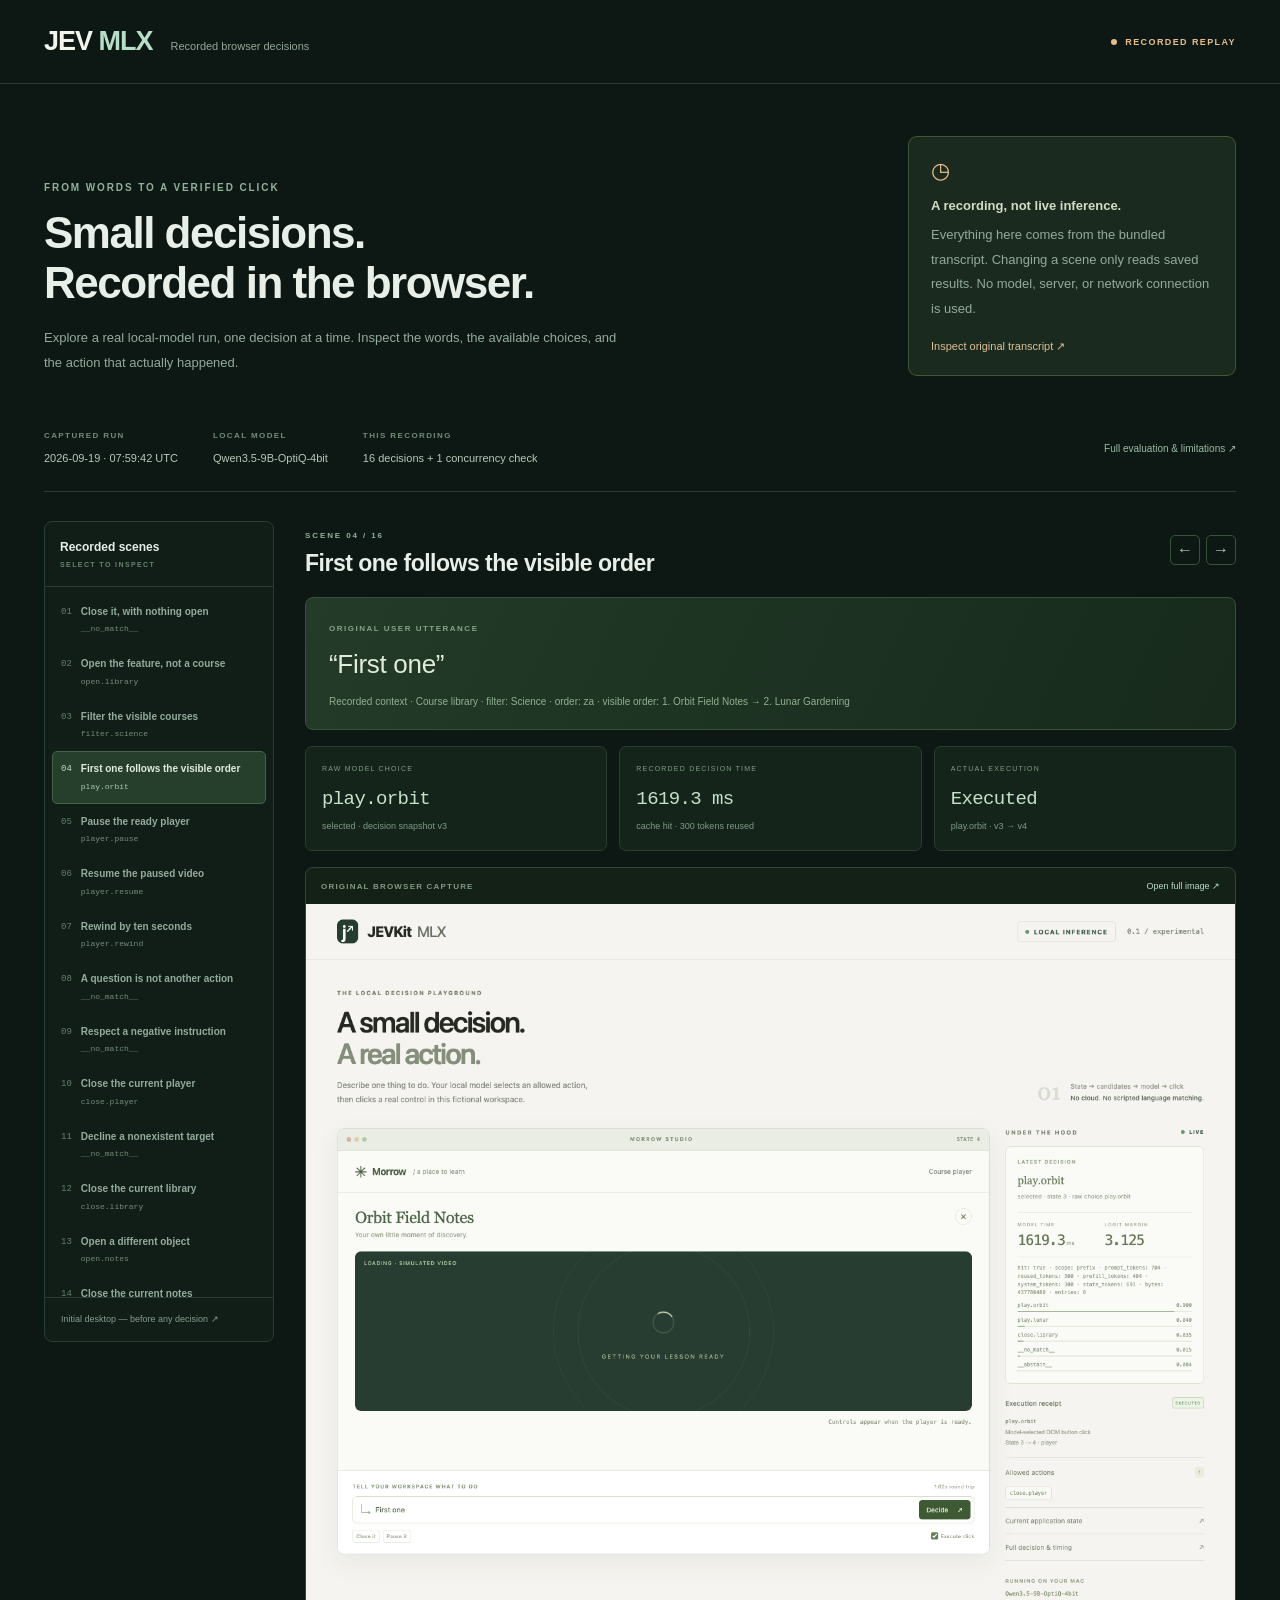
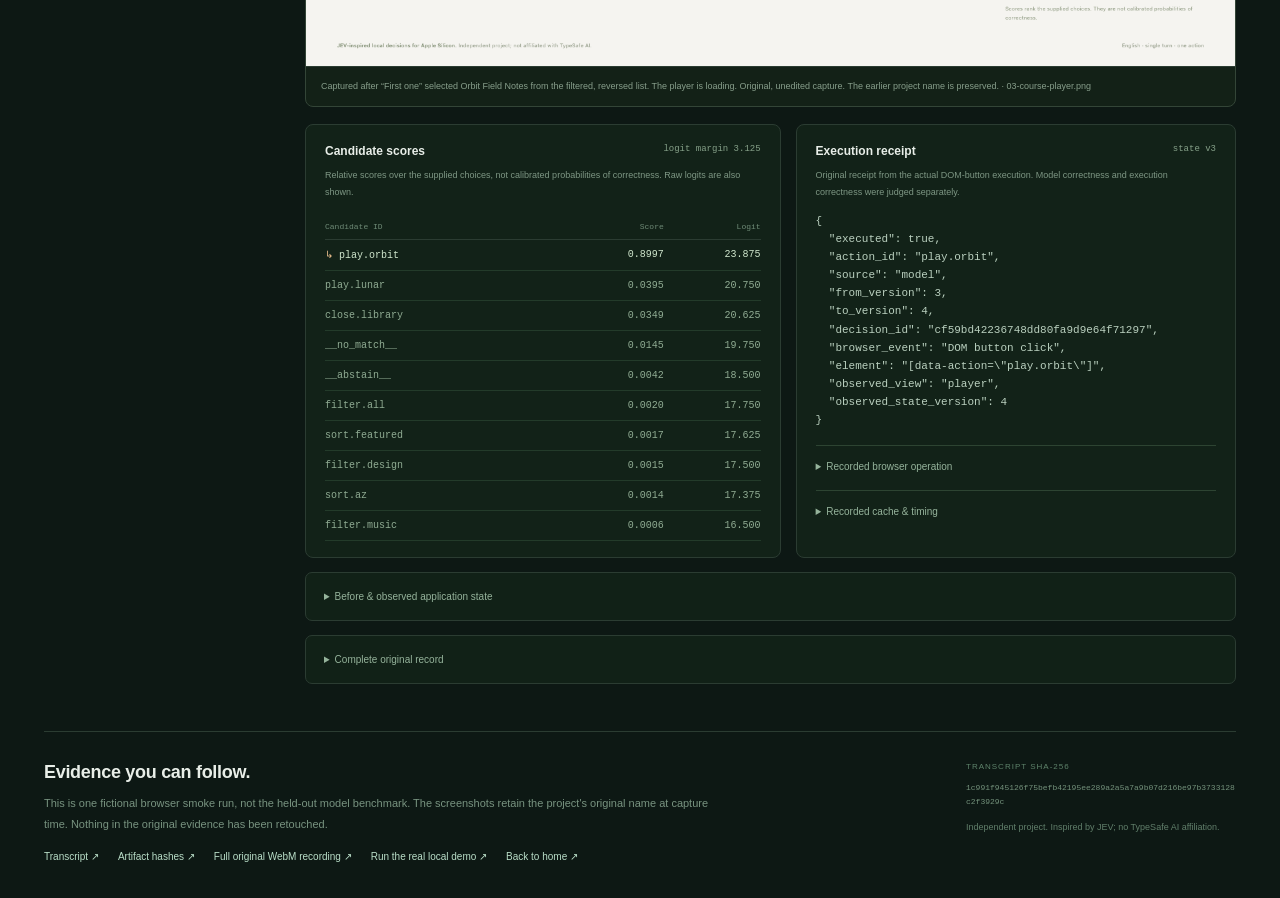
<file: docs/demo/index.html>
<!doctype html>
<html lang="en">
<head>
  <meta charset="utf-8">
  <meta name="viewport" content="width=device-width, initial-scale=1">
  <meta name="color-scheme" content="dark">
  <meta http-equiv="Content-Security-Policy" content="default-src 'none'; script-src 'self' file:; style-src 'self' file:; img-src 'self' file:; media-src 'self' file:; connect-src 'none'; object-src 'none'; base-uri 'none'">
  <title>JEV MLX — Recorded browser decisions</title>
  <link rel="stylesheet" href="style.css">
  <script src="data.js" defer></script>
  <script src="app.js" defer></script>
</head>
<body>
  <header class="topbar"><a class="brand" href="../../README.md">JEV <span>MLX</span><small data-i18n="brandSubtitle">Recorded browser decisions</small></a><div class="top-actions"><span class="recorded-pill"><i></i><span data-i18n="replayBadge">RECORDED REPLAY</span></span></div></header>
  <main>
    <section class="hero"><div><div class="eyebrow" data-i18n="eyebrow">FROM WORDS TO A VERIFIED CLICK</div><h1 data-i18n="title">Small decisions.<br>Recorded in the browser.</h1><p data-i18n="intro">Explore a real local-model run, one decision at a time. Inspect the words, the available choices, and the action that actually happened.</p></div><div class="recording-note"><span class="note-icon">◷</span><strong data-i18n="offlineTitle">A recording, not live inference.</strong><p data-i18n="offlineBody">Everything here comes from the published transcript. Changing a scene only reads saved results. No model, server, or network connection is used.</p><a href="../assets/browser-demo/browser-transcript.json" data-i18n="sourceLink">Inspect original transcript ↗</a></div></section>
    <div class="run-strip"><div><span data-i18n="runLabel">CAPTURED RUN</span><strong id="run-date"></strong></div><div><span data-i18n="modelLabel">LOCAL MODEL</span><strong id="run-model"></strong></div><div><span data-i18n="scopeLabel">THIS RECORDING</span><strong id="run-count"></strong></div><a href="../results.md" data-i18n="evaluationLink">Full evaluation & limitations ↗</a></div>
    <div class="replay-layout">
      <aside class="scene-panel"><div class="panel-title"><span data-i18n="scenesTitle">Recorded scenes</span><span class="tiny-label" data-i18n="selectHint">SELECT TO INSPECT</span></div><nav id="scene-list" aria-label="Recorded scenes"></nav><div class="scene-foot"><a href="../assets/browser-demo/01-desktop.png" target="_blank" rel="noopener" data-i18n="initialLink">Initial desktop — before any decision ↗</a></div></aside>
      <section class="scene-detail" aria-live="polite"><div class="scene-topline"><div><span id="scene-counter" class="eyebrow"></span><h2 id="scene-title"></h2></div><div class="step-controls"><button id="previous" type="button" aria-label="Previous scene">←</button><button id="next" type="button" aria-label="Next scene">→</button></div></div><div class="utterance-panel"><span data-i18n="utteranceLabel">ORIGINAL USER UTTERANCE</span><blockquote id="utterance"></blockquote><p id="context-note"></p></div>
        <div class="outcome-grid"><article><span data-i18n="modelChoiceLabel">RAW MODEL CHOICE</span><strong id="raw-choice"></strong><small id="result-status"></small></article><article><span data-i18n="timeLabel">RECORDED DECISION TIME</span><strong id="decision-time"></strong><small id="cache-summary"></small></article><article><span data-i18n="executionLabel">ACTUAL EXECUTION</span><strong id="execution-summary"></strong><small id="execution-detail"></small></article></div>
        <figure class="capture-panel"><div class="capture-title"><span data-i18n="captureLabel">ORIGINAL BROWSER CAPTURE</span><a id="open-capture" target="_blank" rel="noopener" data-i18n="openCapture">Open full image ↗</a></div><img id="capture-image" alt=""><div id="capture-missing" class="capture-missing"><span>▧</span><strong data-i18n="noCaptureTitle">No screenshot was captured for this scene.</strong><p data-i18n="noCaptureBody">Its original decision, scores, state, and receipt are preserved below. A screenshot from another scene would not be evidence for this one.</p></div><figcaption id="capture-caption"></figcaption></figure>
        <div class="evidence-grid"><section class="evidence-card"><div class="section-title"><h3 data-i18n="scoresTitle">Candidate scores</h3><span id="margin"></span></div><p class="muted small" data-i18n="scoresNote">Relative scores over the supplied choices, not calibrated probabilities of correctness. Raw logits are also shown.</p><div class="score-table-wrap"><table><thead><tr><th data-i18n="candidateLabel">Candidate ID</th><th data-i18n="scoreLabel">Score</th><th data-i18n="logitLabel">Logit</th></tr></thead><tbody id="scores"></tbody></table></div></section><section class="evidence-card"><div class="section-title"><h3 data-i18n="receiptTitle">Execution receipt</h3><span id="state-version" class="state-badge"></span></div><p class="muted small" id="receipt-note"></p><pre id="receipt-json"></pre><details><summary data-i18n="operationTitle">Recorded browser operation</summary><pre id="operation-json"></pre></details><details><summary data-i18n="cacheTitle">Recorded cache & timing</summary><pre id="timing-json"></pre></details></section></div>
        <details class="raw-details"><summary data-i18n="statesTitle">Before & observed application state</summary><div class="state-grid"><div><h4 data-i18n="beforeTitle">BEFORE</h4><pre id="before-json"></pre></div><div><h4 data-i18n="observedTitle">OBSERVED AFTER</h4><pre id="after-json"></pre></div></div></details><details class="raw-details"><summary data-i18n="rawTitle">Complete original record</summary><pre id="raw-json"></pre></details>
      </section>
    </div>
    <section class="source-footer"><div><h2 data-i18n="sourceTitle">Evidence you can follow.</h2><p data-i18n="sourceBody">This is one fictional browser smoke run, not the held-out model benchmark. The screenshots retain the project's original name at capture time. Nothing in the original evidence has been retouched.</p><div class="source-links"><a href="../assets/browser-demo/browser-transcript.json" data-i18n="transcriptLink">Transcript ↗</a><a href="../assets/browser-demo/provenance.json" data-i18n="provenanceLink">Artifact hashes ↗</a><a id="video-link" data-i18n="videoLink">Full original WebM recording ↗</a><a href="../http-and-demo.md" data-i18n="realDemoLink">Run the real local demo ↗</a><a href="../../README.md" data-i18n="homeLink">Back to home ↗</a></div></div><div class="source-hash"><span data-i18n="hashLabel">TRANSCRIPT SHA-256</span><code id="source-hash"></code><span data-i18n="independentNote">Independent project. Inspired by JEV; no TypeSafe AI affiliation.</span></div></section>
  </main>
</body>
</html>
</file>
<file: docs/demo/style.css>
:root{font-family:-apple-system,BlinkMacSystemFont,"Segoe UI",sans-serif;color:#e8eee8;background:#0d1814;font-synthesis:none;--mint:#b9dec8;--muted:#94a79a;--line:#2b3c32;--panel:#14231b;--amber:#e8bd8b}*{box-sizing:border-box}body{margin:0}a{color:var(--mint);text-decoration:none}a:hover{text-decoration:underline}button{font:inherit;cursor:pointer}button:focus-visible,a:focus-visible,summary:focus-visible{outline:2px solid var(--amber);outline-offset:4px}button:disabled{cursor:default;opacity:.35}button{color:inherit}pre,code{font-family:ui-monospace,SFMono-Regular,Consolas,monospace}pre{white-space:pre-wrap;overflow-wrap:anywhere;font-size:11px;line-height:1.65;color:#bad0bf;margin:12px 0 0;max-height:310px;overflow:auto}h1,h2,h3,h4,p{margin:0}.topbar{max-width:1440px;margin:auto;padding:26px 44px;display:flex;align-items:center;justify-content:space-between;border-bottom:1px solid var(--line);gap:18px}.brand{font-size:27px;font-weight:760;letter-spacing:-1px;color:#f3f5ed;white-space:nowrap}.brand span{color:var(--mint)}.brand small{font-size:11px;font-weight:450;color:var(--muted);letter-spacing:0;margin-left:18px}.brand:hover{text-decoration:none}.top-actions{display:flex;align-items:center;gap:24px}.recorded-pill{font-size:9px;font-weight:700;letter-spacing:1.4px;display:flex;align-items:center;gap:8px;color:var(--amber)}.recorded-pill i{width:6px;height:6px;border-radius:50%;background:var(--amber)}main{max-width:1440px;padding:0 44px;margin:auto}.hero{display:grid;grid-template-columns:1fr 328px;gap:64px;align-items:end;padding:52px 0 36px}.eyebrow{font-size:10px;letter-spacing:1.9px;color:#92b19b;font-weight:650}h1{font-size:44px;line-height:1.14;letter-spacing:-1.5px;font-weight:580;margin:15px 0 18px}.hero>div>p{font-size:13px;line-height:1.9;color:#93aa9b;max-width:580px}.recording-note{border:1px solid #43543e;background:#1a2a1e;border-radius:9px;padding:21px 22px;color:#d2ddc8}.note-icon{color:var(--amber);font-size:22px;display:block;margin-bottom:12px}.recording-note strong{font-size:13px;font-weight:600}.recording-note p{font-size:11px;line-height:1.85;color:#a3b39a;margin:9px 0 14px}.recording-note a{font-size:11px;color:#dcc096}.run-strip{display:flex;align-items:center;gap:35px;padding:19px 0 25px;border-bottom:1px solid var(--line)}.run-strip>div>span{display:block;font-size:8px;letter-spacing:1.4px;color:#728b77;font-weight:650;margin-bottom:8px}.run-strip strong{font-size:11px;font-weight:520;color:#b5c9b9}.run-strip>a{font-size:10px;margin-left:auto;color:#99baa5}.replay-layout{display:grid;grid-template-columns:230px minmax(0,1fr);gap:31px;margin-top:29px}.scene-panel{border:1px solid var(--line);border-radius:8px;background:#101e17;align-self:start;overflow:hidden;position:sticky;top:16px}.panel-title{padding:18px 15px;border-bottom:1px solid var(--line);font-size:12px;font-weight:600;display:flex;flex-direction:column;gap:7px}.tiny-label{font-size:7px;letter-spacing:1.4px;color:#67856e;font-weight:600}#scene-list{max-height:710px;overflow-y:auto;padding:7px}.scene-button{width:100%;display:flex;gap:9px;align-items:start;text-align:left;border:1px solid transparent;border-radius:5px;background:transparent;padding:10px 8px;color:#93ac9b}.scene-button:hover{background:#1b2c21}.scene-button[aria-current=true]{background:#263f2d;border-color:#416447;color:#e1eddb}.scene-number{font:9px ui-monospace,monospace;color:#64816b;margin-top:2px}.scene-button[aria-current=true] .scene-number{color:var(--mint)}.scene-copy{min-width:0}.scene-copy strong{display:block;font-size:10px;line-height:1.45;font-weight:550}.scene-copy span{font:8px/1.5 ui-monospace,monospace;display:block;margin-top:4px;color:#718d7a;overflow-wrap:anywhere}.scene-button[aria-current=true] .scene-copy span{color:#a7c6ac}.scene-foot{padding:14px 16px;border-top:1px solid var(--line);font-size:9px;line-height:1.7}.scene-foot a{color:#859f8e}.scene-topline{display:flex;justify-content:space-between;align-items:center;gap:18px;margin:3px 0 20px}.scene-topline .eyebrow{font-size:8px}.scene-topline h2{font-size:23px;font-weight:560;letter-spacing:-.5px;margin-top:8px}.step-controls{display:flex;gap:6px}.step-controls button{width:30px;height:30px;background:transparent;border:1px solid #3a513e;border-radius:5px;font-size:16px;color:#b2cbb5}.utterance-panel{border:1px solid #355239;background:linear-gradient(115deg,#233b28,#172a1c);border-radius:8px;padding:19px 23px}.utterance-panel>span{font-size:8px;letter-spacing:1.5px;color:#85a489;font-weight:650}.utterance-panel blockquote{font-size:26px;line-height:1.45;letter-spacing:-.3px;color:#e1edda;margin:11px 0 10px;font-weight:470}.utterance-panel p{font-size:10px;color:#91af92;line-height:1.7}.outcome-grid{display:grid;grid-template-columns:1fr 1fr 1fr;gap:12px;margin:16px 0}.outcome-grid article{border:1px solid var(--line);border-radius:7px;background:#14241a;padding:17px 16px;min-width:0}.outcome-grid article>span{font-size:7px;letter-spacing:1.2px;color:#809c85;display:block;line-height:1.5;min-height:21px}.outcome-grid article>strong{font:19px/1.5 ui-monospace,SFMono-Regular,monospace;display:block;color:#c6e1c8;overflow-wrap:anywhere;letter-spacing:-.6px}.outcome-grid article>small{font-size:9px;line-height:1.6;color:#7e9b85;display:block;margin-top:5px}.capture-panel{margin:0;border:1px solid #334537;border-radius:8px;overflow:hidden;background:#132117}.capture-title{display:flex;justify-content:space-between;align-items:center;gap:14px;padding:13px 15px;font-size:8px;letter-spacing:1.2px;color:#7e9b84;font-weight:650}.capture-title a{font-size:9px;letter-spacing:0;font-weight:400}.capture-panel img{width:100%;height:auto;display:block}.capture-panel img[hidden]{display:none}.capture-panel figcaption{padding:12px 15px;font-size:9px;line-height:1.75;color:#879e8b;border-top:1px solid var(--line)}.capture-missing{min-height:225px;display:flex;align-items:center;justify-content:center;flex-direction:column;padding:38px;background:radial-gradient(ellipse at center,#243a2766,#112015);text-align:center;color:#829c83}.capture-missing[hidden]{display:none}.capture-missing>span{font-size:34px;color:#4e6a53;margin-bottom:16px}.capture-missing strong{font-size:13px;font-weight:550;color:#a9bca8}.capture-missing p{font-size:11px;line-height:1.8;max-width:390px;margin-top:9px}.evidence-grid{display:grid;grid-template-columns:1.08fr 1fr;gap:15px;margin-top:17px}.evidence-card{border:1px solid var(--line);border-radius:8px;background:#122218;padding:19px 19px 16px;min-width:0}.section-title{display:flex;justify-content:space-between;align-items:start;gap:15px}.section-title h3{font-size:12px;font-weight:600}.section-title>span{font:9px ui-monospace,monospace;color:#86a189;white-space:nowrap}.muted{color:#7e9784}.small{font-size:9px;line-height:1.8;margin-top:9px}.score-table-wrap{overflow:auto;margin-top:14px}table{border-collapse:collapse;width:100%;font:10px ui-monospace,monospace;text-align:right}th{font-size:8px;color:#6f8b77;font-weight:400;padding:8px 0;border-bottom:1px solid var(--line)}td{padding:9px 0;border-bottom:1px solid #233b2a;color:#90ac93;white-space:nowrap}td:first-child,th:first-child{text-align:left;padding-right:12px}tr.winner td{color:#d0e7cd}td:first-child{max-width:210px;overflow:hidden;text-overflow:ellipsis}tr.winner td:first-child:before{content:"↳ ";color:var(--amber)}details{border-top:1px solid #2d4432;margin-top:16px;padding-top:13px}summary{font-size:10px;color:#95b39b;cursor:pointer;line-height:1.5}.raw-details{margin-top:14px;padding:16px 18px;border:1px solid var(--line);border-radius:7px;background:#112117}.raw-details pre{max-height:380px}.state-grid{display:grid;grid-template-columns:1fr 1fr;gap:24px;margin-top:18px;min-width:0}.state-grid>div{min-width:0}h4{font-size:8px;letter-spacing:1px;color:#6e9177;font-weight:600}.state-grid pre{font-size:10px}.source-footer{border-top:1px solid var(--line);margin-top:47px;padding:30px 0 37px;display:grid;grid-template-columns:1fr 270px;gap:65px}.source-footer h2{font-size:18px;font-weight:550;letter-spacing:-.3px}.source-footer p{font-size:11px;line-height:1.9;color:#789380;max-width:670px;margin:10px 0 17px}.source-links{display:flex;gap:19px;flex-wrap:wrap;font-size:10px}.source-hash{display:flex;flex-direction:column;gap:10px}.source-hash>span:first-child{font-size:8px;color:#5e836b;letter-spacing:1px}.source-hash code{font-size:8px;line-height:1.8;color:#74927c;overflow-wrap:anywhere}.source-hash>span:last-child{font-size:9px;line-height:1.8;color:#607e6a}@media(max-width:1100px){.topbar,main{padding-left:28px;padding-right:28px}.hero{gap:34px;grid-template-columns:1fr 285px}h1{font-size:37px}.brand small{display:none}.replay-layout{grid-template-columns:205px minmax(0,1fr);gap:20px}.outcome-grid article{padding:14px 12px}.outcome-grid article>strong{font-size:16px}.evidence-grid{grid-template-columns:1fr}.scene-topline h2{font-size:21px}}@media(max-width:760px){.topbar,main{padding-left:18px;padding-right:18px}.topbar{padding-top:18px;padding-bottom:18px}.brand{font-size:24px}.top-actions{gap:12px}.recorded-pill{font-size:7px;letter-spacing:.6px}.hero{grid-template-columns:1fr;gap:23px;padding-top:32px}.hero h1{font-size:34px}.recording-note{padding:17px 19px}.note-icon{float:left;margin-right:12px;margin-bottom:0;font-size:20px}.recording-note p{clear:both;padding-top:9px;margin-bottom:9px}.run-strip{flex-wrap:wrap;gap:20px;padding-top:0}.run-strip>div{flex:1;min-width:125px}.run-strip>a{margin:0;font-size:10px}.replay-layout{grid-template-columns:1fr;gap:25px}.scene-panel{position:static}.panel-title{flex-direction:row;align-items:center;justify-content:space-between;padding:14px}.scene-panel nav{display:flex;gap:5px;overflow-x:auto;max-height:130px;padding:7px!important}.scene-button{min-width:170px;max-width:170px;min-height:73px}.scene-foot{padding:9px 14px}.scene-topline{margin-bottom:16px}.scene-topline h2{font-size:21px}.utterance-panel{padding:18px}.utterance-panel blockquote{font-size:24px}.outcome-grid{gap:7px}.outcome-grid article{padding:12px 10px}.outcome-grid article>span{font-size:6px;letter-spacing:.6px;min-height:21px}.outcome-grid article>strong{font-size:14px}.outcome-grid article>small{font-size:8px}.capture-missing{min-height:220px;padding:28px}.source-footer{grid-template-columns:1fr;gap:26px;margin-top:28px}.source-hash{max-width:400px}.state-grid{grid-template-columns:1fr}.source-links{gap:12px}.hero>div>p{font-size:12px}.capture-title{font-size:7px}.evidence-card{padding:17px}.recorded-pill i{display:none}}@media(prefers-reduced-motion:no-preference){.scene-button,.step-controls button{transition:background .15s,border-color .15s}}
</file>
